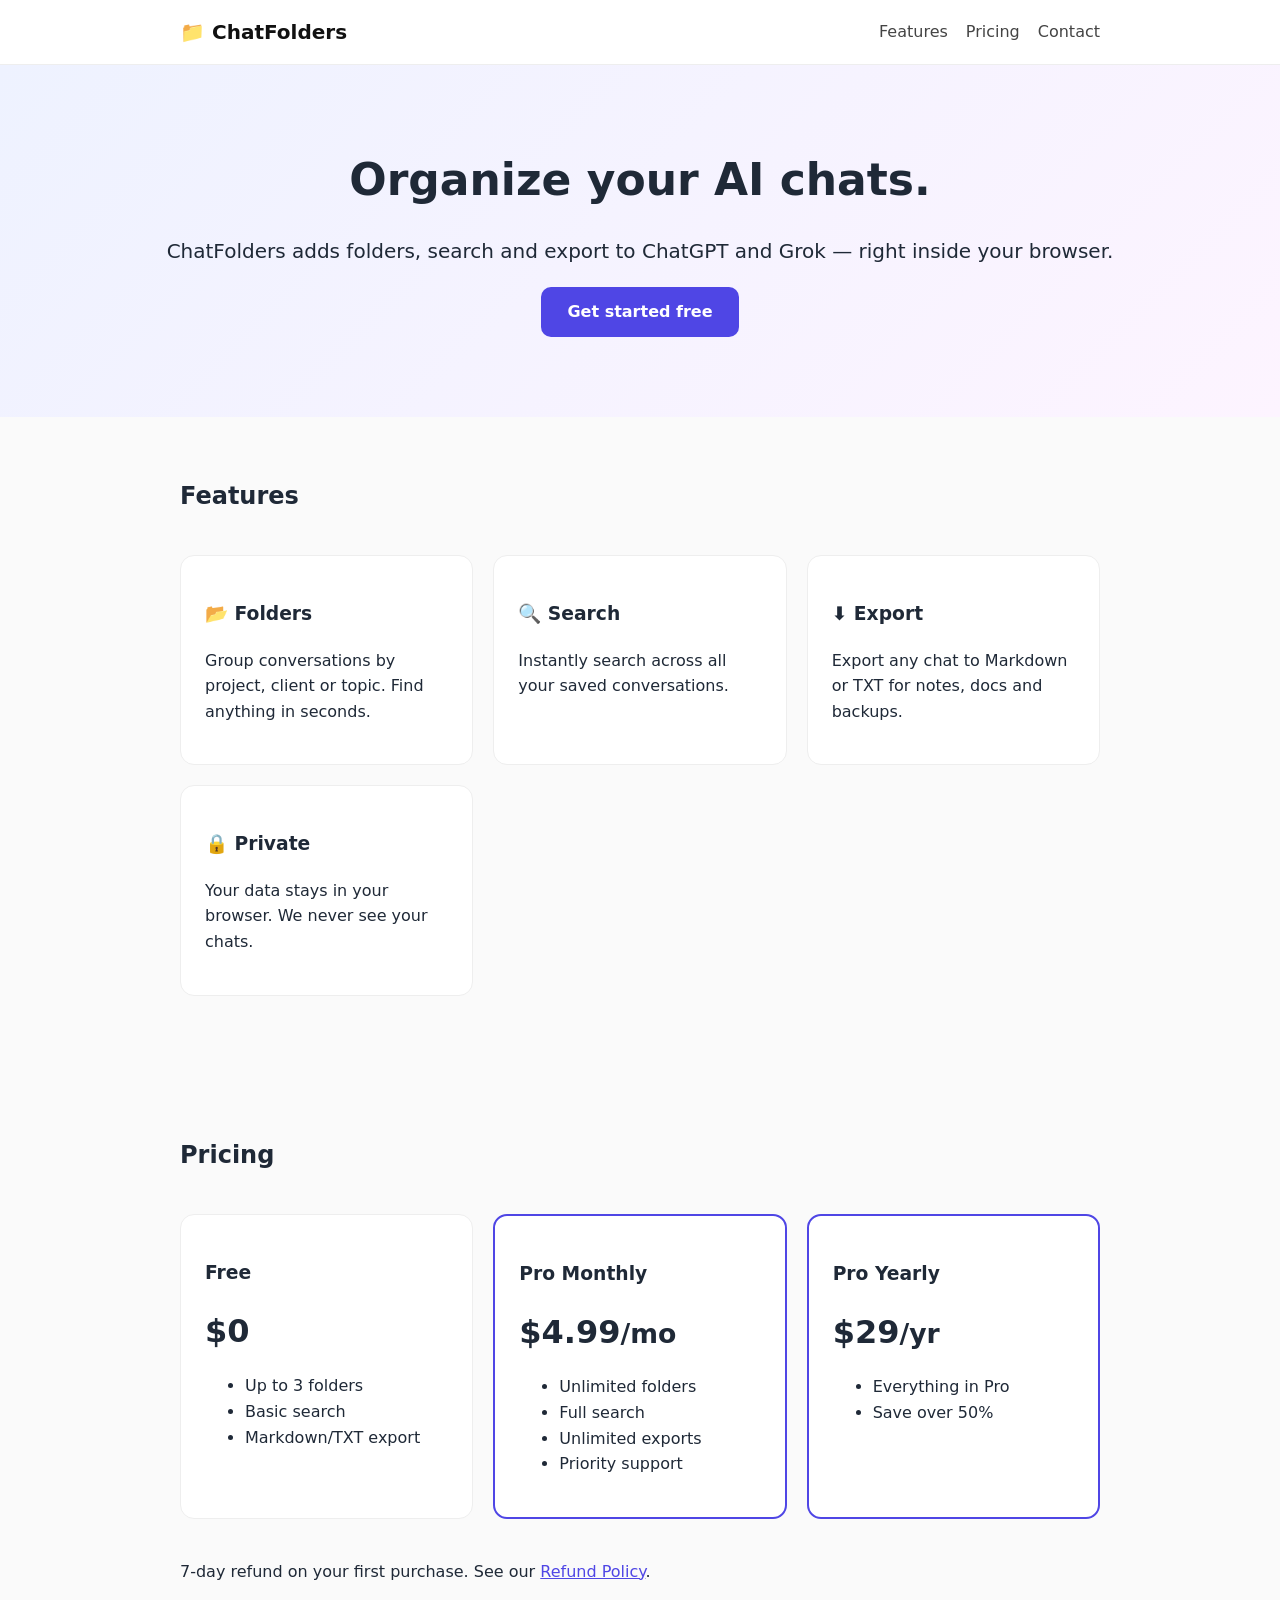
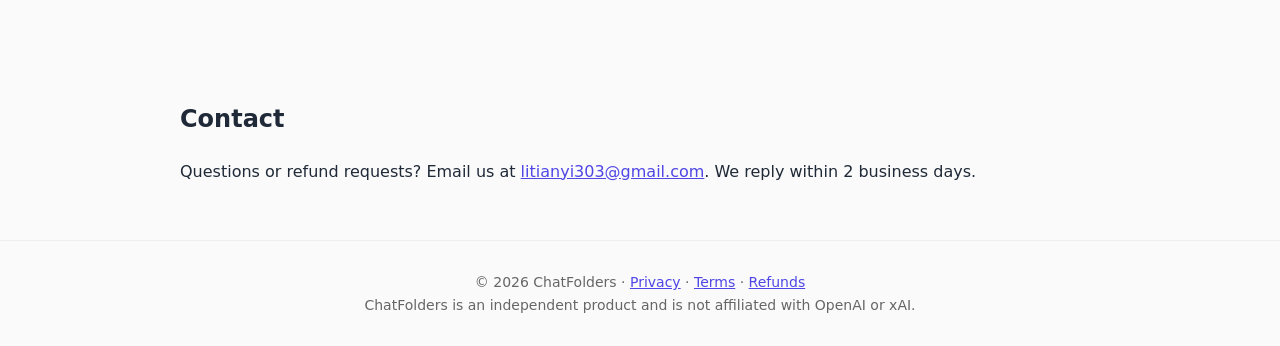
<file: index.html>
<!doctype html><html lang="en"><head><meta charset="utf-8"><meta name="viewport" content="width=device-width,initial-scale=1"><title>ChatFolders – Organize your AI chats</title><link rel="stylesheet" href="style.css"></head><body><header><div class="w"><a class="logo" href="index.html">📁 ChatFolders</a><nav><a href="index.html#features">Features</a><a href="index.html#pricing">Pricing</a><a href="index.html#contact">Contact</a></nav></div></header>
<div class="hero"><h1>Organize your AI chats.</h1><p style="font-size:20px">ChatFolders adds folders, search and export to ChatGPT and Grok — right inside your browser.</p><a class="btn" href="#pricing">Get started free</a></div>
<div class="w"><section id="features"><h2>Features</h2><div class="grid">
<div class="card"><h3>📂 Folders</h3><p>Group conversations by project, client or topic. Find anything in seconds.</p></div>
<div class="card"><h3>🔍 Search</h3><p>Instantly search across all your saved conversations.</p></div>
<div class="card"><h3>⬇️ Export</h3><p>Export any chat to Markdown or TXT for notes, docs and backups.</p></div>
<div class="card"><h3>🔒 Private</h3><p>Your data stays in your browser. We never see your chats.</p></div></div></section>
<section id="pricing"><h2>Pricing</h2><div class="grid">
<div class="card"><h3>Free</h3><div class="price">$0</div><ul><li>Up to 3 folders</li><li>Basic search</li><li>Markdown/TXT export</li></ul></div>
<div class="card pro"><h3>Pro Monthly</h3><div class="price">$4.99<small>/mo</small></div><ul><li>Unlimited folders</li><li>Full search</li><li>Unlimited exports</li><li>Priority support</li></ul></div>
<div class="card pro"><h3>Pro Yearly</h3><div class="price">$29<small>/yr</small></div><ul><li>Everything in Pro</li><li>Save over 50%</li></ul></div></div>
<p>7-day refund on your first purchase. See our <a href="refund.html">Refund Policy</a>.</p></section>
<section id="contact"><h2>Contact</h2><p>Questions or refund requests? Email us at <a href="mailto:litianyi303@gmail.com">litianyi303@gmail.com</a>. We reply within 2 business days.</p></section></div>
<footer><div class="w">© 2026 ChatFolders · <a href="privacy.html">Privacy</a> · <a href="terms.html">Terms</a> · <a href="refund.html">Refunds</a><br>ChatFolders is an independent product and is not affiliated with OpenAI or xAI.</div></footer></body></html>
</file>
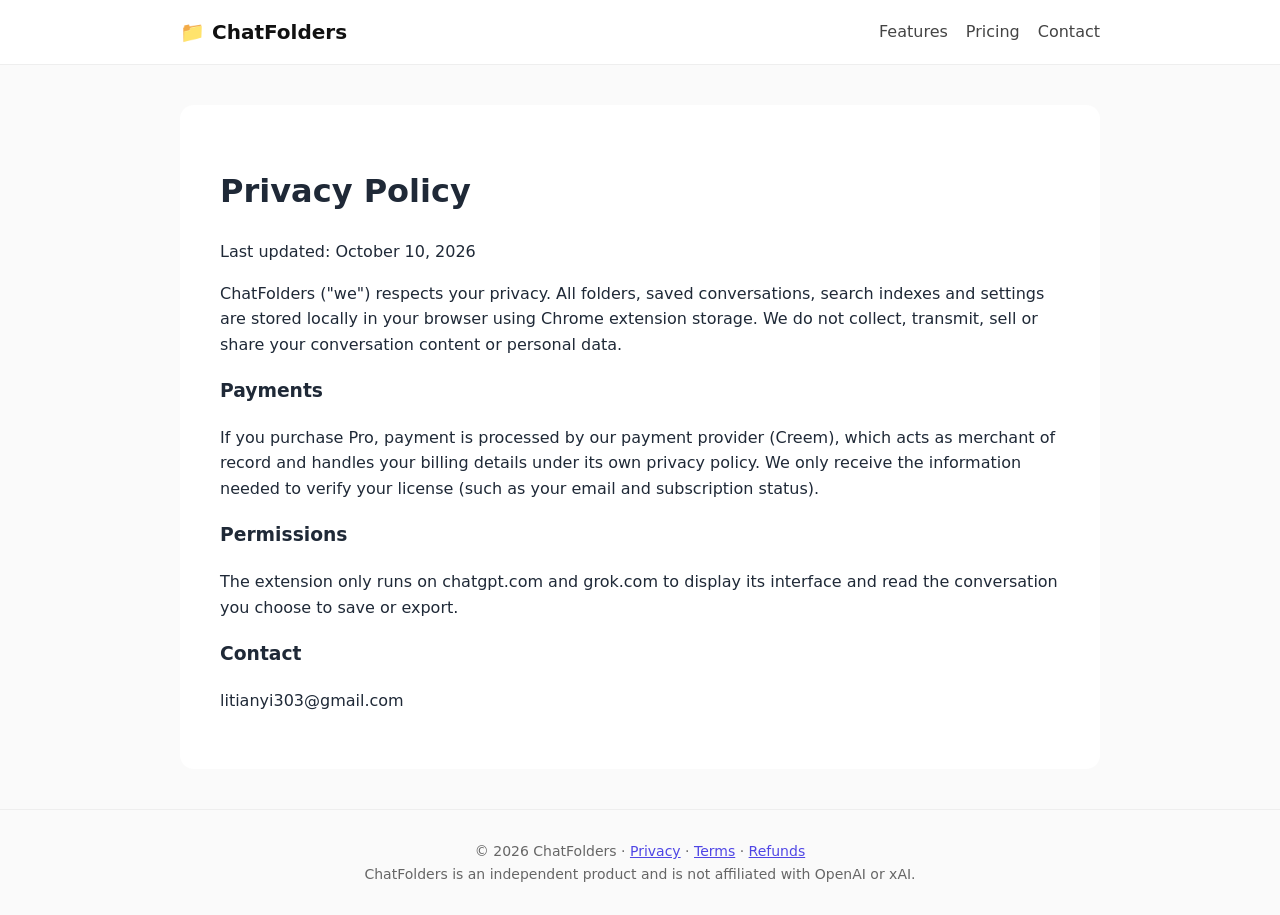
<file: privacy.html>
<!doctype html><html lang="en"><head><meta charset="utf-8"><meta name="viewport" content="width=device-width,initial-scale=1"><title>Privacy Policy – ChatFolders</title><link rel="stylesheet" href="style.css"></head><body><header><div class="w"><a class="logo" href="index.html">📁 ChatFolders</a><nav><a href="index.html#features">Features</a><a href="index.html#pricing">Pricing</a><a href="index.html#contact">Contact</a></nav></div></header>
<div class="w"><div class="doc"><h1>Privacy Policy</h1><p>Last updated: October 10, 2026</p>
<p>ChatFolders ("we") respects your privacy. All folders, saved conversations, search indexes and settings are stored locally in your browser using Chrome extension storage. We do not collect, transmit, sell or share your conversation content or personal data.</p>
<h3>Payments</h3><p>If you purchase Pro, payment is processed by our payment provider (Creem), which acts as merchant of record and handles your billing details under its own privacy policy. We only receive the information needed to verify your license (such as your email and subscription status).</p>
<h3>Permissions</h3><p>The extension only runs on chatgpt.com and grok.com to display its interface and read the conversation you choose to save or export.</p>
<h3>Contact</h3><p>litianyi303@gmail.com</p></div></div>
<footer><div class="w">© 2026 ChatFolders · <a href="privacy.html">Privacy</a> · <a href="terms.html">Terms</a> · <a href="refund.html">Refunds</a><br>ChatFolders is an independent product and is not affiliated with OpenAI or xAI.</div></footer></body></html>
</file>
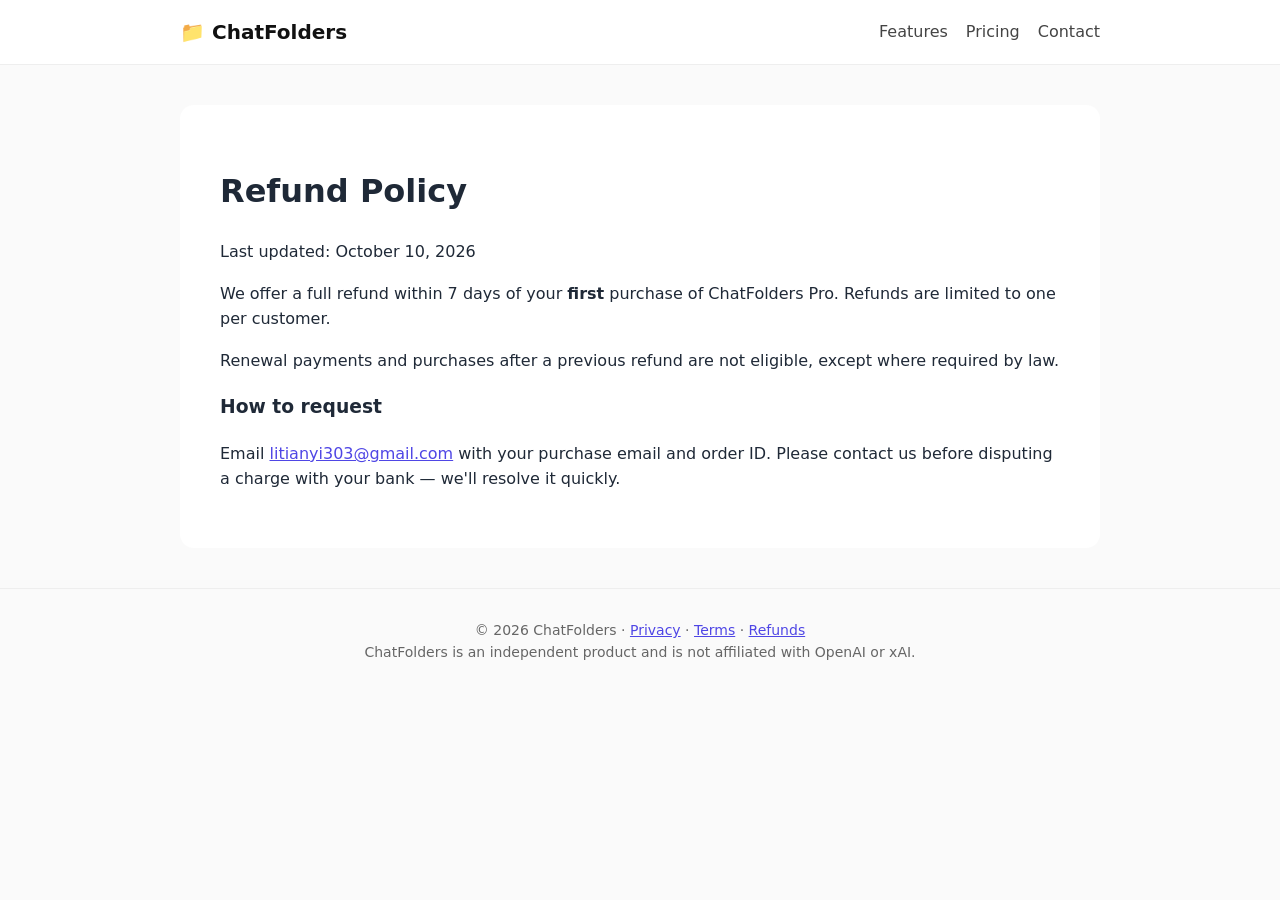
<file: refund.html>
<!doctype html><html lang="en"><head><meta charset="utf-8"><meta name="viewport" content="width=device-width,initial-scale=1"><title>Refund Policy – ChatFolders</title><link rel="stylesheet" href="style.css"></head><body><header><div class="w"><a class="logo" href="index.html">📁 ChatFolders</a><nav><a href="index.html#features">Features</a><a href="index.html#pricing">Pricing</a><a href="index.html#contact">Contact</a></nav></div></header>
<div class="w"><div class="doc"><h1>Refund Policy</h1><p>Last updated: October 10, 2026</p>
<p>We offer a full refund within 7 days of your <strong>first</strong> purchase of ChatFolders Pro. Refunds are limited to one per customer.</p>
<p>Renewal payments and purchases after a previous refund are not eligible, except where required by law.</p>
<h3>How to request</h3><p>Email <a href="mailto:litianyi303@gmail.com">litianyi303@gmail.com</a> with your purchase email and order ID. Please contact us before disputing a charge with your bank — we'll resolve it quickly.</p></div></div>
<footer><div class="w">© 2026 ChatFolders · <a href="privacy.html">Privacy</a> · <a href="terms.html">Terms</a> · <a href="refund.html">Refunds</a><br>ChatFolders is an independent product and is not affiliated with OpenAI or xAI.</div></footer></body></html>
</file>
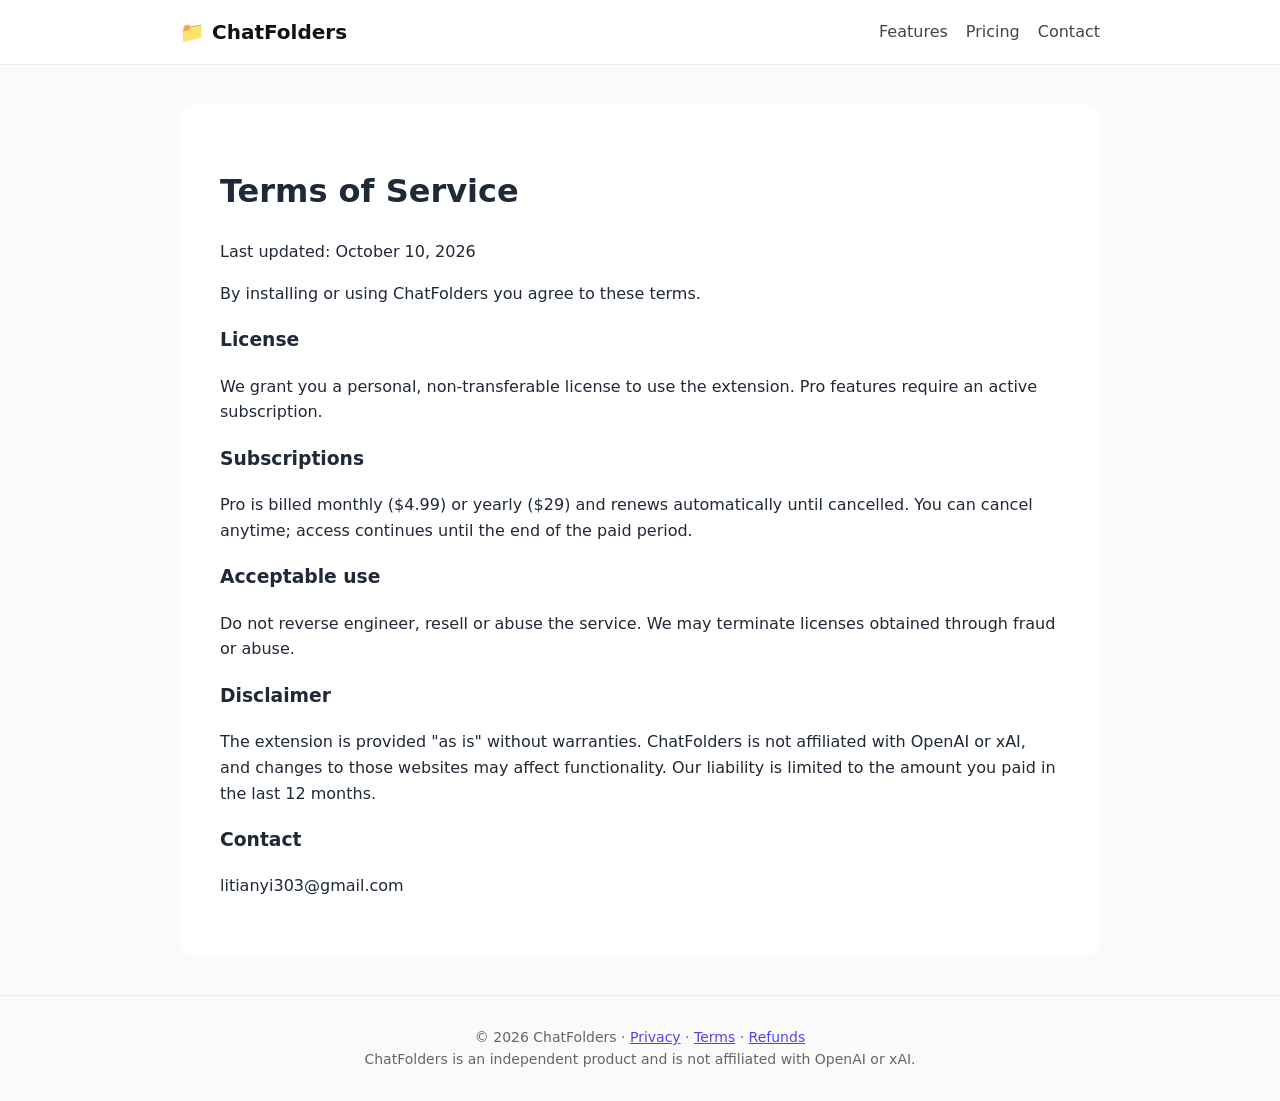
<file: terms.html>
<!doctype html><html lang="en"><head><meta charset="utf-8"><meta name="viewport" content="width=device-width,initial-scale=1"><title>Terms of Service – ChatFolders</title><link rel="stylesheet" href="style.css"></head><body><header><div class="w"><a class="logo" href="index.html">📁 ChatFolders</a><nav><a href="index.html#features">Features</a><a href="index.html#pricing">Pricing</a><a href="index.html#contact">Contact</a></nav></div></header>
<div class="w"><div class="doc"><h1>Terms of Service</h1><p>Last updated: October 10, 2026</p>
<p>By installing or using ChatFolders you agree to these terms.</p><h3>License</h3><p>We grant you a personal, non-transferable license to use the extension. Pro features require an active subscription.</p>
<h3>Subscriptions</h3><p>Pro is billed monthly ($4.99) or yearly ($29) and renews automatically until cancelled. You can cancel anytime; access continues until the end of the paid period.</p>
<h3>Acceptable use</h3><p>Do not reverse engineer, resell or abuse the service. We may terminate licenses obtained through fraud or abuse.</p>
<h3>Disclaimer</h3><p>The extension is provided "as is" without warranties. ChatFolders is not affiliated with OpenAI or xAI, and changes to those websites may affect functionality. Our liability is limited to the amount you paid in the last 12 months.</p>
<h3>Contact</h3><p>litianyi303@gmail.com</p></div></div>
<footer><div class="w">© 2026 ChatFolders · <a href="privacy.html">Privacy</a> · <a href="terms.html">Terms</a> · <a href="refund.html">Refunds</a><br>ChatFolders is an independent product and is not affiliated with OpenAI or xAI.</div></footer></body></html>
</file>
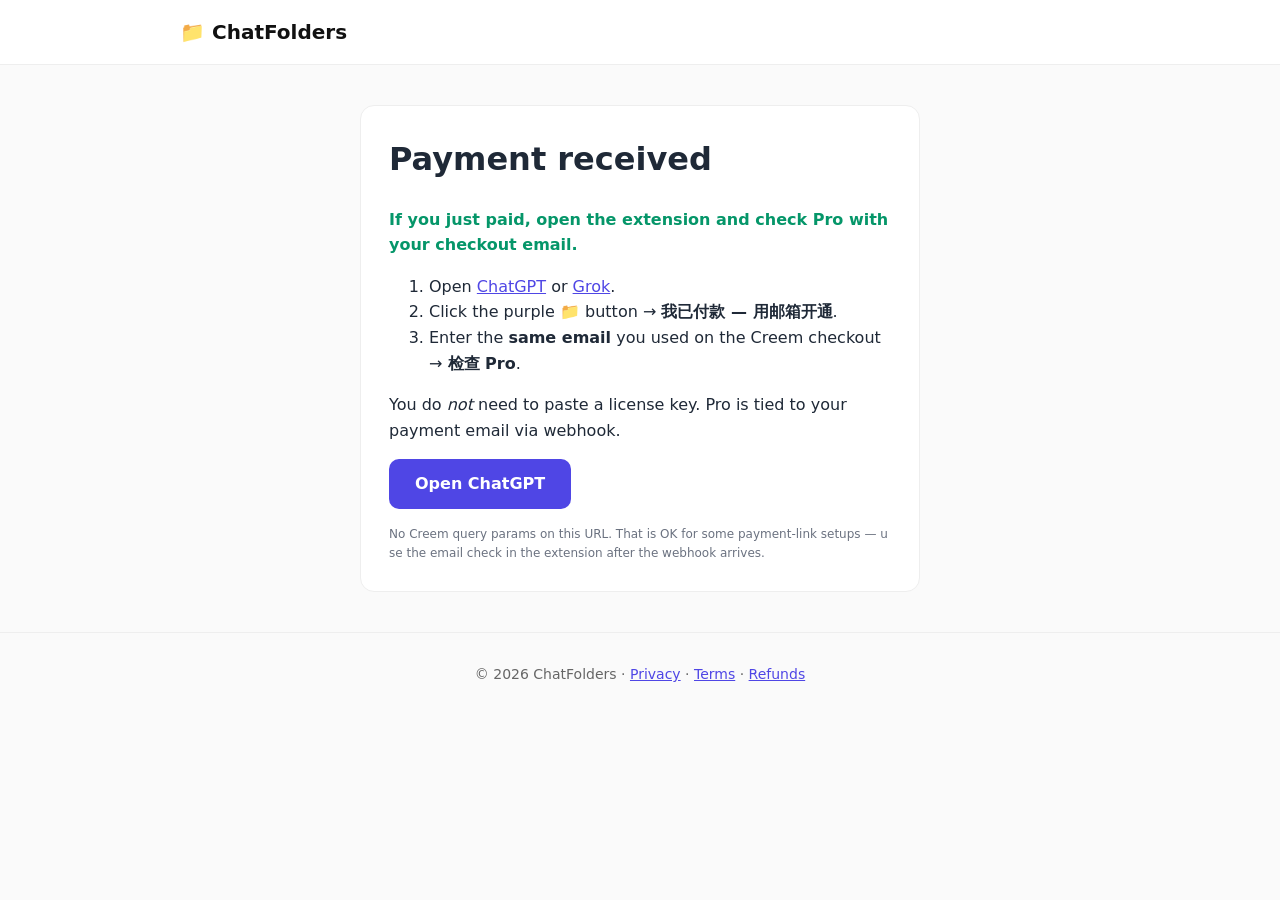
<file: thanks.html>
<!doctype html>
<html lang="en">
<head>
  <meta charset="utf-8">
  <meta name="viewport" content="width=device-width,initial-scale=1">
  <title>Thanks – ChatFolders</title>
  <link rel="stylesheet" href="style.css">
  <style>
    .box{background:#fff;border:1px solid #eee;border-radius:14px;padding:28px;max-width:560px;margin:40px auto}
    .ok{color:#059669;font-weight:700}.wait{color:#b45309}.err{color:#dc2626}
    code{background:#f3f4f6;padding:2px 6px;border-radius:4px;font-size:13px}
    .params{font-size:12px;color:#6b7280;word-break:break-all;margin-top:16px}
  </style>
</head>
<body>
<header><div class="w"><a class="logo" href="index.html">📁 ChatFolders</a></div></header>
<div class="w">
  <div class="box">
    <h1 style="margin-top:0">Payment received</h1>
    <p id="status" class="wait">Checking your order…</p>
    <ol>
      <li>Open <a href="https://chatgpt.com" target="_blank" rel="noopener">ChatGPT</a> or <a href="https://grok.com" target="_blank" rel="noopener">Grok</a>.</li>
      <li>Click the purple 📁 button → <strong>我已付款 — 用邮箱开通</strong>.</li>
      <li>Enter the <strong>same email</strong> you used on the Creem checkout → <strong>检查 Pro</strong>.</li>
    </ol>
    <p class="muted">You do <em>not</em> need to paste a license key. Pro is tied to your payment email via webhook.</p>
    <p><a class="btn" href="https://chatgpt.com" target="_blank" rel="noopener">Open ChatGPT</a></p>
    <div class="params" id="params"></div>
  </div>
</div>
<footer><div class="w">© 2026 ChatFolders · <a href="privacy.html">Privacy</a> · <a href="terms.html">Terms</a> · <a href="refund.html">Refunds</a></div></footer>
<script>
// Must match extension src/license.js API_BASE after Worker deploy.
const API_BASE = 'https://chatfolders-api.1720070300.workers.dev';

(function () {
  const q = new URLSearchParams(location.search);
  // Creem Checkout API / success_url appends these (see Creem docs):
  // checkout_id, order_id, customer_id, subscription_id, product_id, request_id, signature
  // Static product Return URL often mirrors the same; if empty, webhook + email still works.
  const keys = ['checkout_id','order_id','customer_id','subscription_id','product_id','request_id','license','signature'];
  const found = {};
  keys.forEach(k => { const v = q.get(k); if (v) found[k] = v; });

  const status = document.getElementById('status');
  const paramsEl = document.getElementById('params');
  if (Object.keys(found).length) {
    paramsEl.textContent = 'Return params: ' + JSON.stringify(found);
    try { localStorage.setItem('cf_unlock', JSON.stringify({ ...found, at: Date.now() })); } catch (_) {}
  } else {
    paramsEl.textContent = 'No Creem query params on this URL. That is OK for some payment-link setups — use the email check in the extension after the webhook arrives.';
  }

  async function poll() {
    const checkoutId = found.checkout_id;
    if (!checkoutId || !API_BASE) {
      status.className = 'ok';
      status.textContent = found.checkout_id
        ? 'Order noted. Open the extension and check Pro with your email.'
        : 'If you just paid, open the extension and check Pro with your checkout email.';
      return;
    }
    try {
      const res = await fetch(API_BASE + '/license?checkout_id=' + encodeURIComponent(checkoutId));
      const data = await res.json();
      if (data.pro) {
        status.className = 'ok';
        status.textContent = 'Pro is active for ' + (data.email || 'your account') + '. Open the extension and click 检查 Pro with that email.';
        return;
      }
      status.className = 'wait';
      status.textContent = 'Payment page OK — waiting for Creem webhook… (auto-retry)';
      setTimeout(poll, 2500);
    } catch (e) {
      status.className = 'err';
      status.textContent = 'Could not reach license API yet (Worker may be undeployed). You can still try email check in the extension after webhook is configured.';
    }
  }
  poll();
})();
</script>
</body>
</html>
</file>
<file: style.css>
*{box-sizing:border-box}body{margin:0;font-family:system-ui,-apple-system,Segoe UI,Roboto,sans-serif;color:#1f2937;line-height:1.6;background:#fafafa}
a{color:#4f46e5}.w{max-width:960px;margin:auto;padding:0 20px}
header{background:#fff;border-bottom:1px solid #eee}header .w{display:flex;justify-content:space-between;align-items:center;height:64px}
.logo{font-weight:800;font-size:20px;text-decoration:none;color:#111}nav a{margin-left:18px;text-decoration:none;color:#444}
.hero{text-align:center;padding:80px 20px;background:linear-gradient(135deg,#eef2ff,#fdf4ff)}.hero h1{font-size:44px;margin:0 0 12px}
.btn{display:inline-block;background:#4f46e5;color:#fff;padding:12px 26px;border-radius:10px;text-decoration:none;font-weight:600}
.grid{display:grid;grid-template-columns:repeat(auto-fit,minmax(240px,1fr));gap:20px;margin:40px 0}
.card{background:#fff;border:1px solid #eee;border-radius:14px;padding:24px}.card.pro{border:2px solid #4f46e5}
.price{font-size:32px;font-weight:800}section{padding:40px 0}footer{border-top:1px solid #eee;padding:30px 0;color:#666;font-size:14px;text-align:center}
.doc{background:#fff;padding:40px;border-radius:14px;margin:40px auto}
</file>
